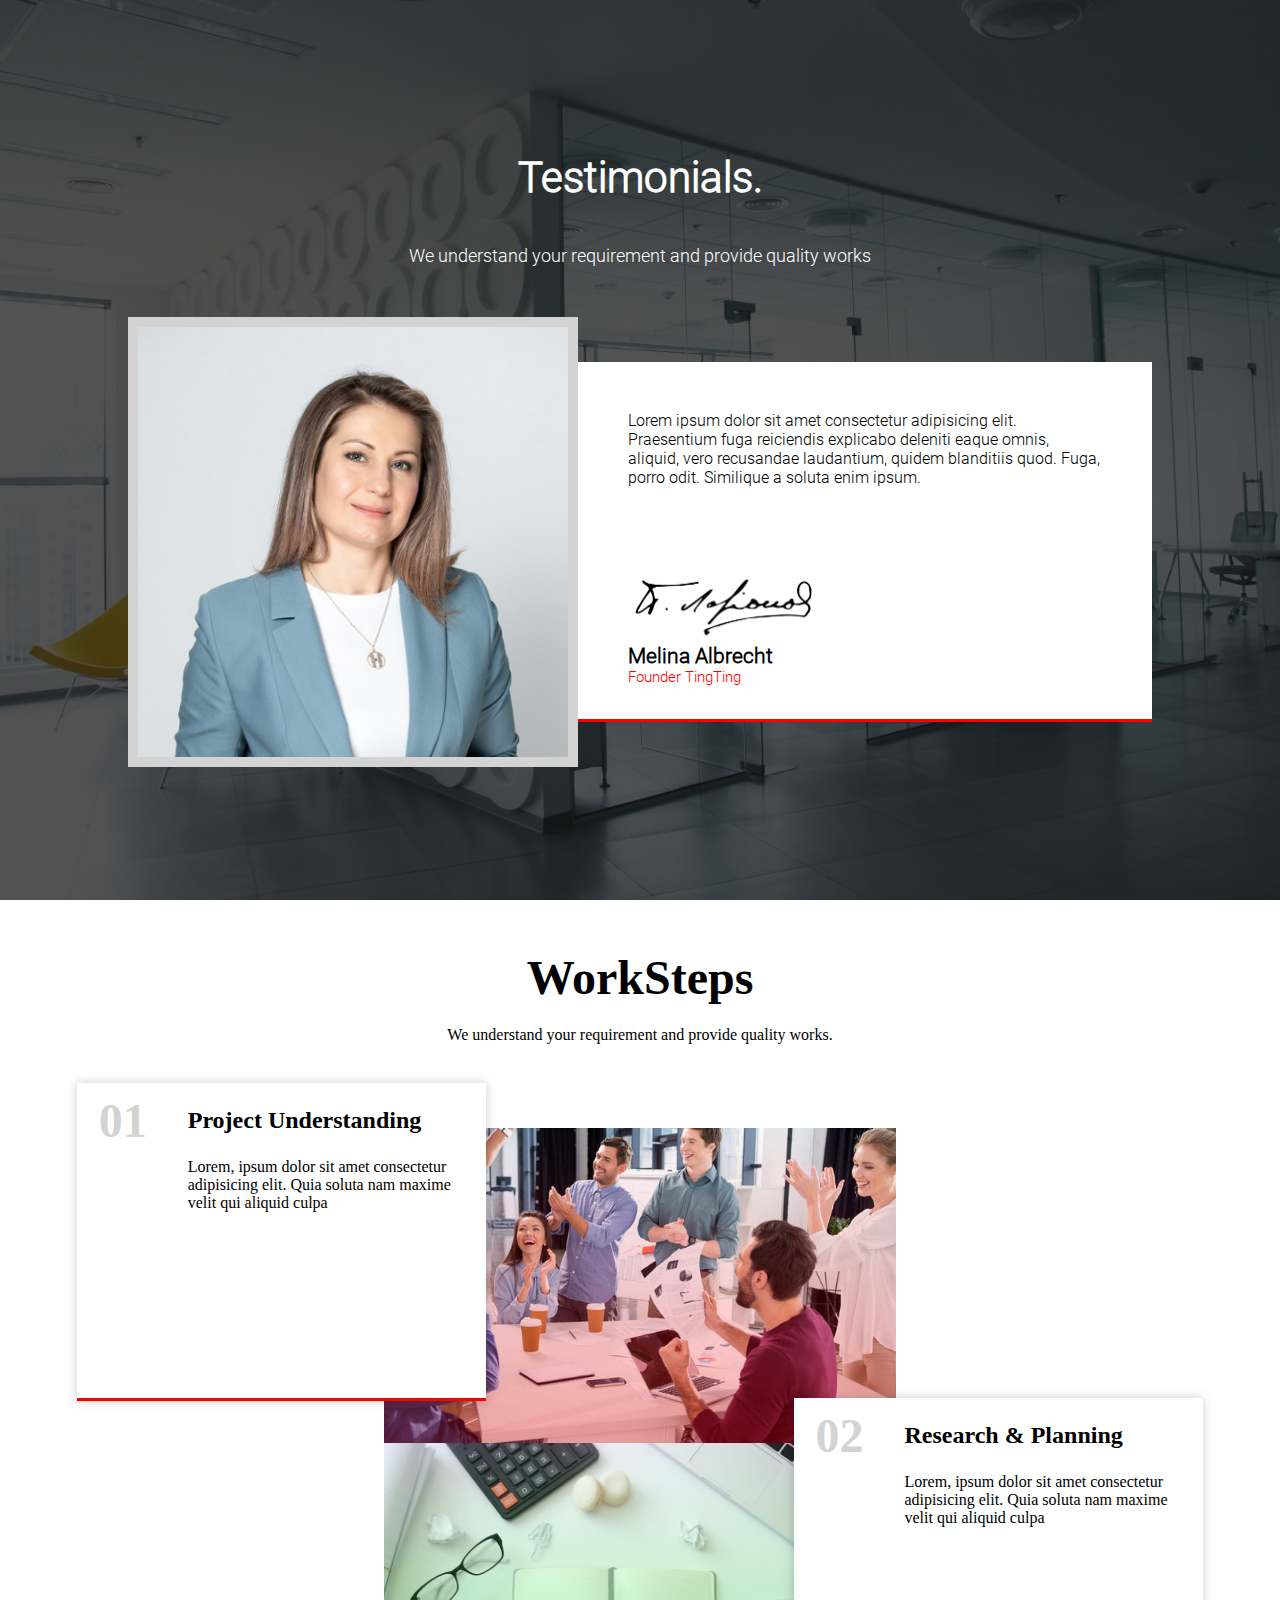
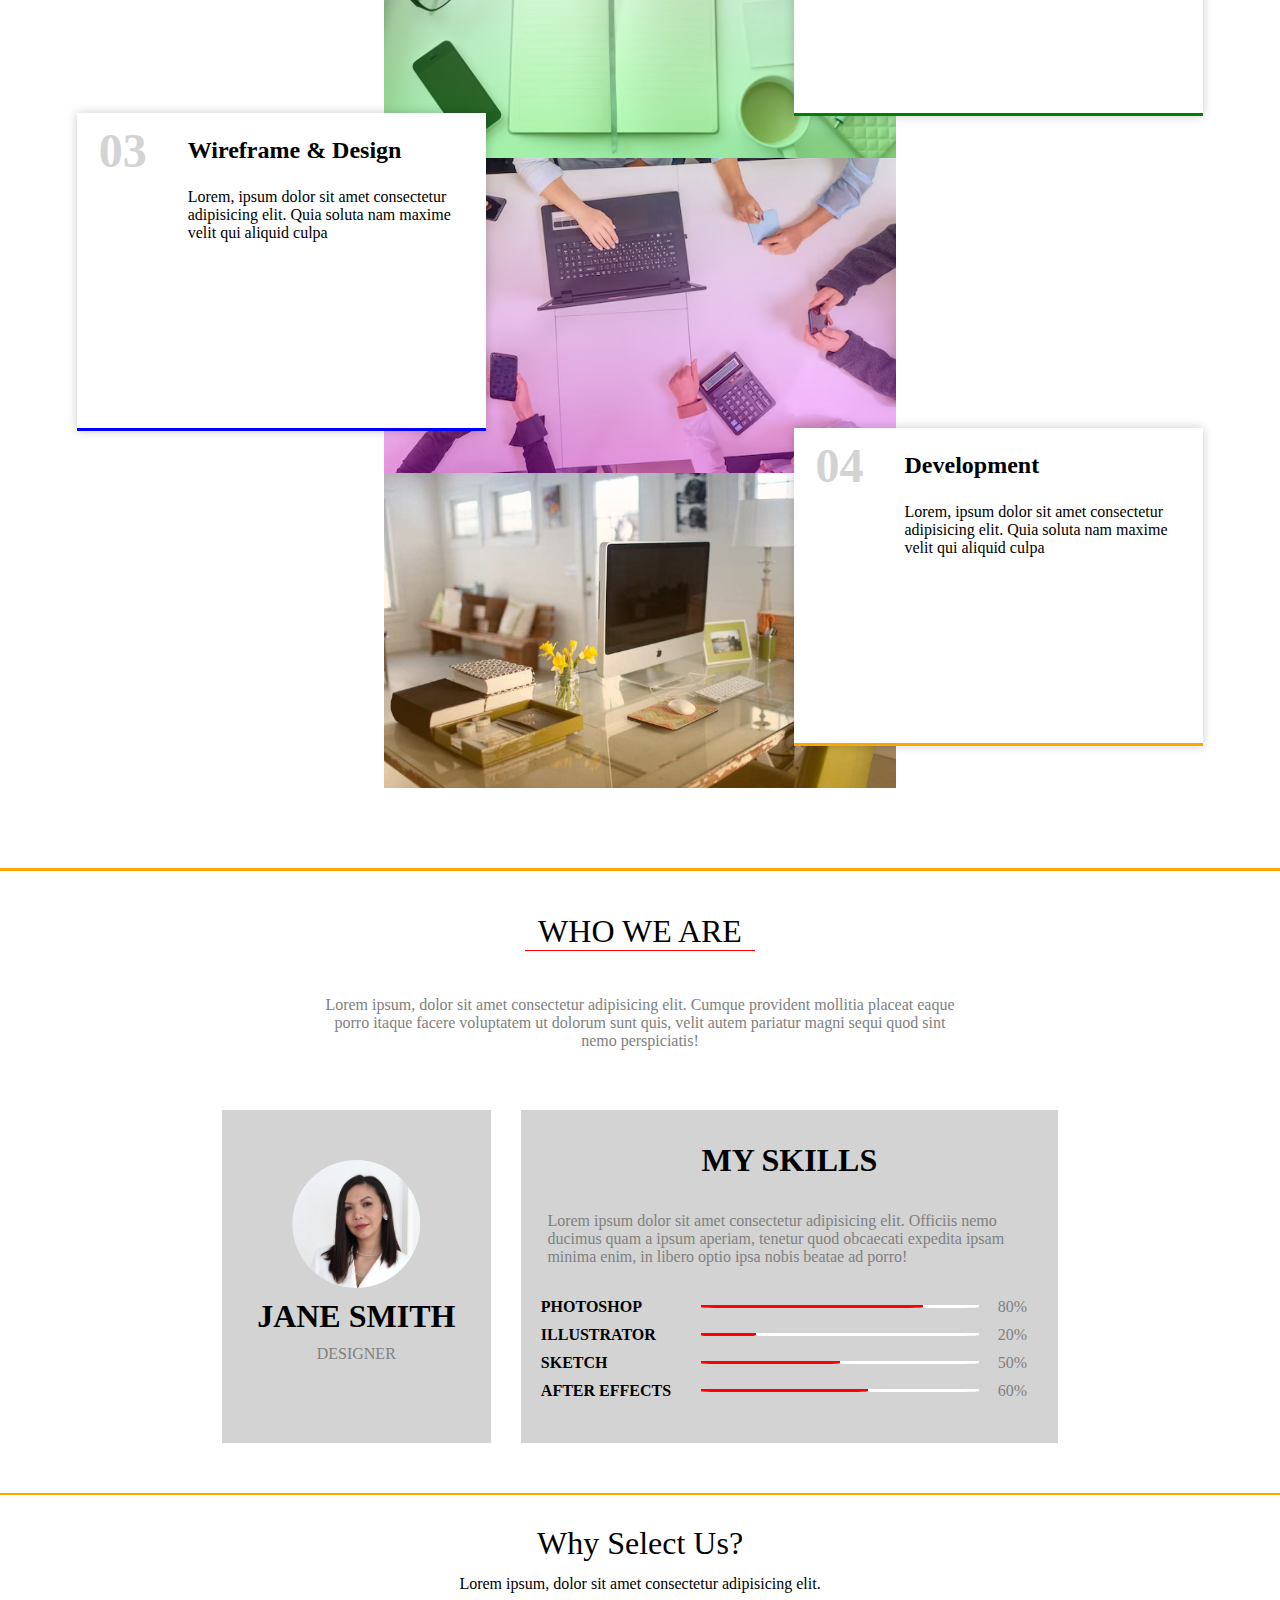
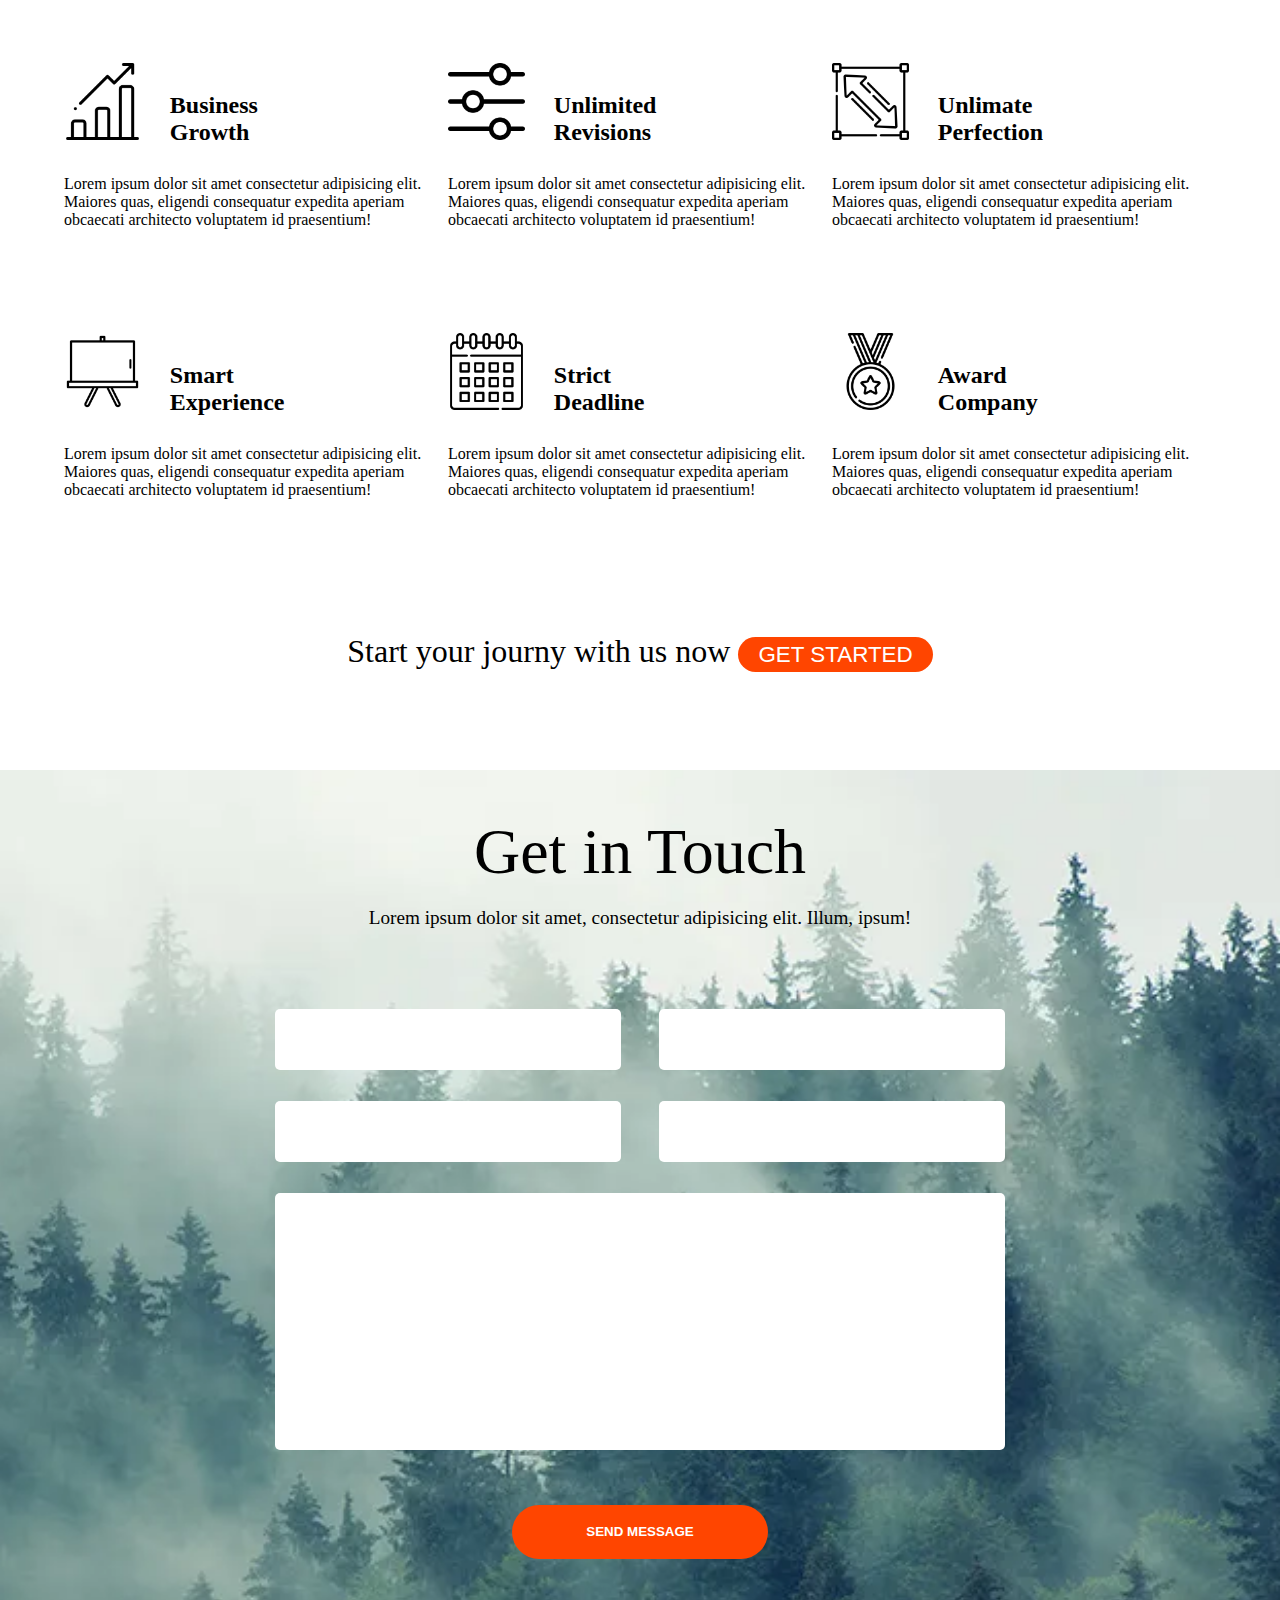
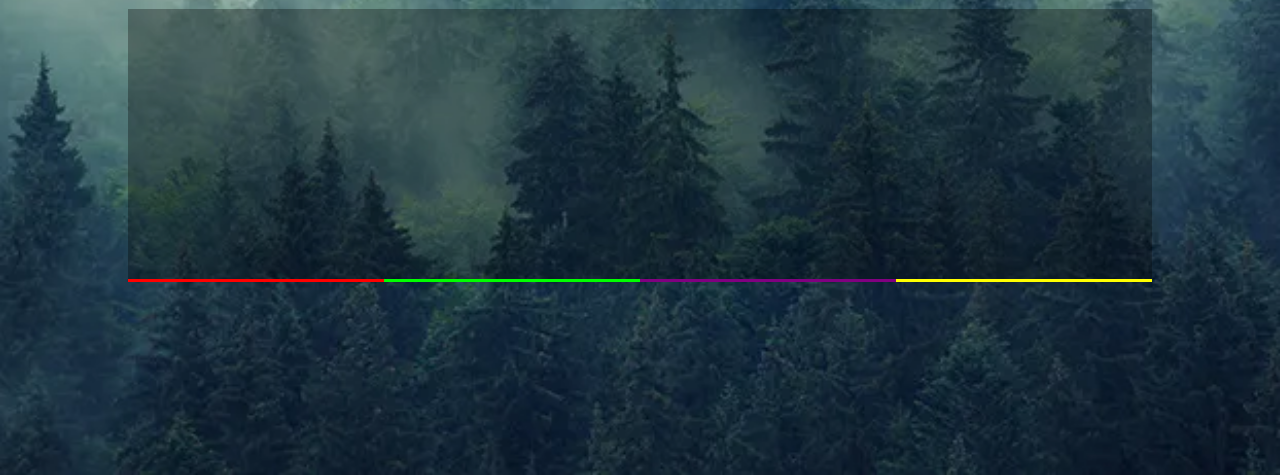
<file: index.html>
<!DOCTYPE html>
<html>
    <head>
        <meta charset="utf-8">
        <link rel="stylesheet" href="styles.css">
        <title>Testimonials</title>
    </head>
    <body>

        <header>
            <div class="background"></div>
            <div class="main">
                <h1>Testimonials.</h1>
                <h2>We understand your requirement and provide quality works</h2>
                
                <div class="employee">
                    <div class="photo"></div>
                    <div class="text">
                        <p></p>

                        <div>
                            <img src="img/p/p1.png" width="40%"></img>
                            <div class="name"></div>
                            <div class="desc"></div>
                        </div>
                    </div>
                </div>
            </div>
        </header>

        <section class="worksteps">
            <p>WorkSteps</p>
            <h1>We understand your requirement and provide quality works.</h1>
            <div class="steps">
                <div class="one">
                    <div class="gradient"></div>
                    <div class="text">
                        <p>01</p>
                        <div>
                            <h3>Project Understanding</h3>
                            <h1>Lorem, ipsum dolor sit amet consectetur adipisicing elit. Quia soluta nam maxime velit qui aliquid culpa</h1>
                        </div>
                    </div>
                </div>
                <div class="two">
                    <div class="gradient"></div>
                    <div class="text">
                        <p>02</p>
                        <div>
                            <h3>Research & Planning</h3>
                            <h1>Lorem, ipsum dolor sit amet consectetur adipisicing elit. Quia soluta nam maxime velit qui aliquid culpa</h1>
                        </div>
                    </div>
                </div>
                <div class="three">
                    <div class="gradient"></div>
                    <div class="text">
                        <p>03</p>
                        <div>
                            <h3>Wireframe & Design</h3>
                            <h1>Lorem, ipsum dolor sit amet consectetur adipisicing elit. Quia soluta nam maxime velit qui aliquid culpa</h1>
                        </div>
                    </div>
                </div>
                <div class="four">
                    <div class="gradient"></div>
                    <div class="text">
                        <p>04</p>
                        <div>
                            <h3>Development</h3>
                            <h1>Lorem, ipsum dolor sit amet consectetur adipisicing elit. Quia soluta nam maxime velit qui aliquid culpa</h1>
                        </div>
                    </div>
                </div>
            </div>
        </section>

        <section class="we">
            <p>WHO WE ARE</p>
            <h2>Lorem ipsum, dolor sit amet consectetur adipisicing elit. Cumque provident mollitia placeat eaque porro itaque facere voluptatem ut dolorum sunt quis, velit autem pariatur magni sequi quod sint nemo perspiciatis!</h2>
            <div class="person">
                <div class="left">
                    <div class="photo"></div>
                    <h1>JANE SMITH</h1>
                    <h2>DESIGNER</h2>
                </div>
                <div class="right">
                    <h1>MY SKILLS</h1>
                    <h2>Lorem ipsum dolor sit amet consectetur adipisicing elit. Officiis nemo ducimus quam a ipsum aperiam, tenetur quod obcaecati expedita ipsam minima enim, in libero optio ipsa nobis beatae ad porro!</h2>
                    <div class="skills">
                        <h1>PHOTOSHOP</h1>
                        <div class="bar"><div  style="width:80%"></div></div>
                        <h2>80%</h2>

                        <h1>ILLUSTRATOR</h1>
                        <div class="bar"><div style="width:20%"></div></div>
                        <h2>20%</h2>
                        
                        <h1>SKETCH</h1>
                        <div class="bar"><div style="width:50%"></div></div>
                        <h2>50%</h2>

                        <h1>AFTER EFFECTS</h1>
                        <div class="bar"><div style="width:60%"></div></div>
                        <h2>60%</h2>
                    </div>
                </div>
            </div>
        </section>

        <section class="select">
            <p>Why Select Us?</p>
            <h2>Lorem ipsum, dolor sit amet consectetur adipisicing elit.</h2>
            
            <div class="items">
                <div>
                    <img src="img/icon/bar-chart.png" width="20%">
                    <h1>Business Growth</h1>
                    <h2>Lorem ipsum dolor sit amet consectetur adipisicing elit. Maiores quas, eligendi consequatur expedita aperiam obcaecati architecto voluptatem id praesentium!</h2>
                </div>

                <div>
                    <img src="img/icon/control.png" width="20%">
                    <h1>Unlimited Revisions</h1>
                    <h2>Lorem ipsum dolor sit amet consectetur adipisicing elit. Maiores quas, eligendi consequatur expedita aperiam obcaecati architecto voluptatem id praesentium!</h2>
                </div>

                <div>
                    <img src="img/icon/resize.png" width="20%">
                    <h1>Unlimate Perfection</h1>
                    <h2>Lorem ipsum dolor sit amet consectetur adipisicing elit. Maiores quas, eligendi consequatur expedita aperiam obcaecati architecto voluptatem id praesentium!</h2>
                </div>

                <div>
                    <img src="img/icon/blackboard.png" width="20%">
                    <h1>Smart Experience</h1>
                    <h2>Lorem ipsum dolor sit amet consectetur adipisicing elit. Maiores quas, eligendi consequatur expedita aperiam obcaecati architecto voluptatem id praesentium!</h2>
                </div>

                <div>
                    <img src="img/icon/calendar.png" width="20%">
                    <h1>Strict Deadline</h1>
                    <h2>Lorem ipsum dolor sit amet consectetur adipisicing elit. Maiores quas, eligendi consequatur expedita aperiam obcaecati architecto voluptatem id praesentium!</h2>
                </div>

                <div>
                    <img src="img/icon/medal.png" width="20%">
                    <h1>Award Company</h1>
                    <h2>Lorem ipsum dolor sit amet consectetur adipisicing elit. Maiores quas, eligendi consequatur expedita aperiam obcaecati architecto voluptatem id praesentium!</h2>
                </div>
            </div>

            <p>Start your journy with us now <a>GET STARTED</a></p>

        </section>

        <footer>
            <p>Get in Touch</p>
            <h1>Lorem ipsum dolor sit amet, consectetur adipisicing elit. Illum, ipsum!</h1>
            <form>
                <input>
                <input>
                <input>
                <input>
                <input class="message">
            </form>
            <button>SEND MESSAGE</button>

            <div class="end">
                <div style="border-bottom-color: red;">

                </div>
                
                <div style="border-bottom-color: lime;">

                </div>

                <div style="border-bottom-color: purple;">

                </div>

                <div style="border-bottom-color: yellow;">

                </div>
            </div>
        </footer>

    </body>
</html>
</file>
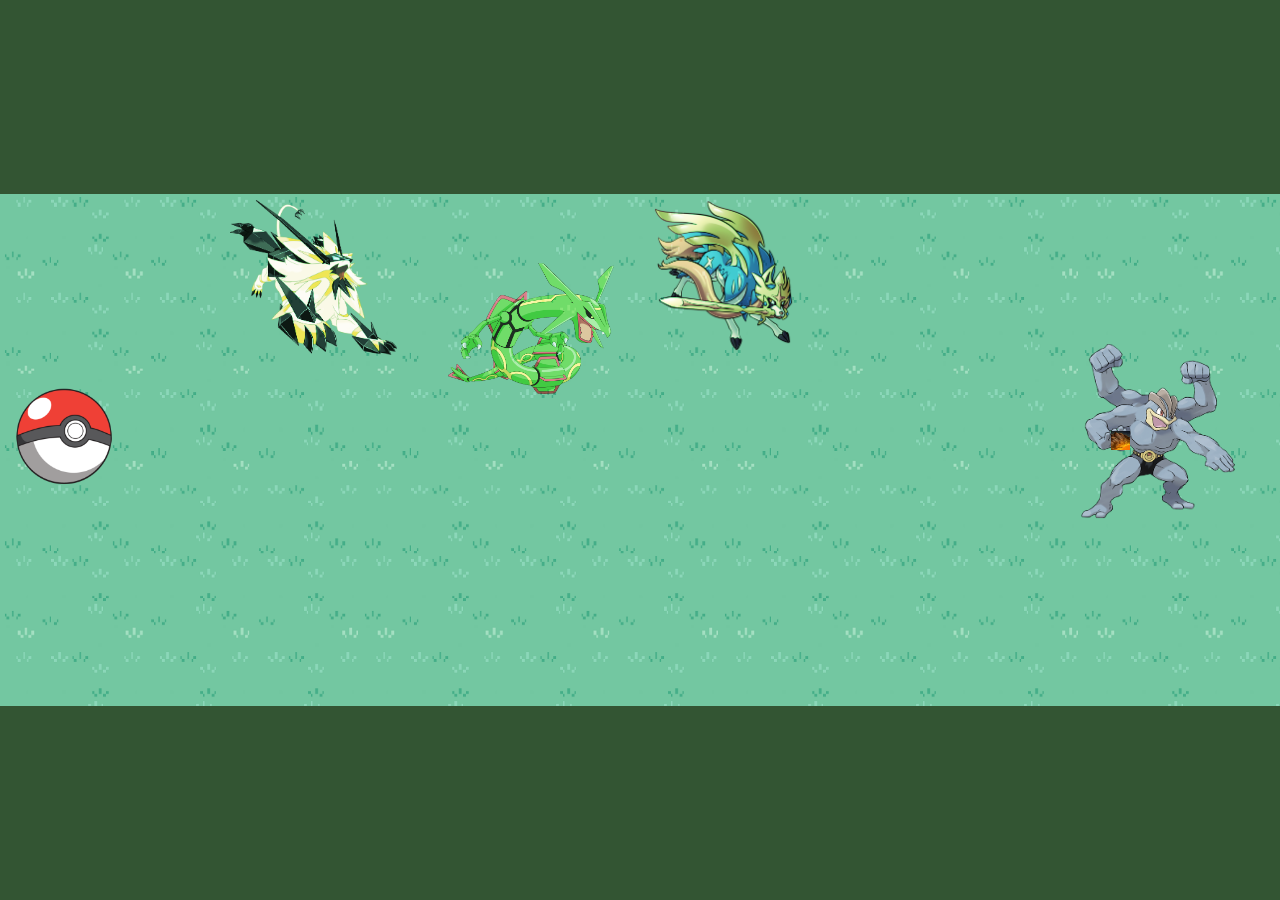
<file: HW4/index.html>
<!DOCTYPE html>
<html>
<head>
	<meta charset="utf-8">
	<meta name="viewport" content="width=device-width, initial-scale=1">
	<link rel="stylesheet" type="text/css" href="style.css">
	<link rel="icon" href="img/pokeballicon.png">
	<title>Pokeball</title>
</head>
<body>

	<div class="gamefield">
		<div class="pokeball"></div>
		<div class="container"><div class="trash"></div></div>
		<div class="container"><div class="trash"></div></div>
		<div class="container"><div class="trash"></div></div>
		<div class="prize"><div></div></div>
	</div>

</body>
</html>
</file>
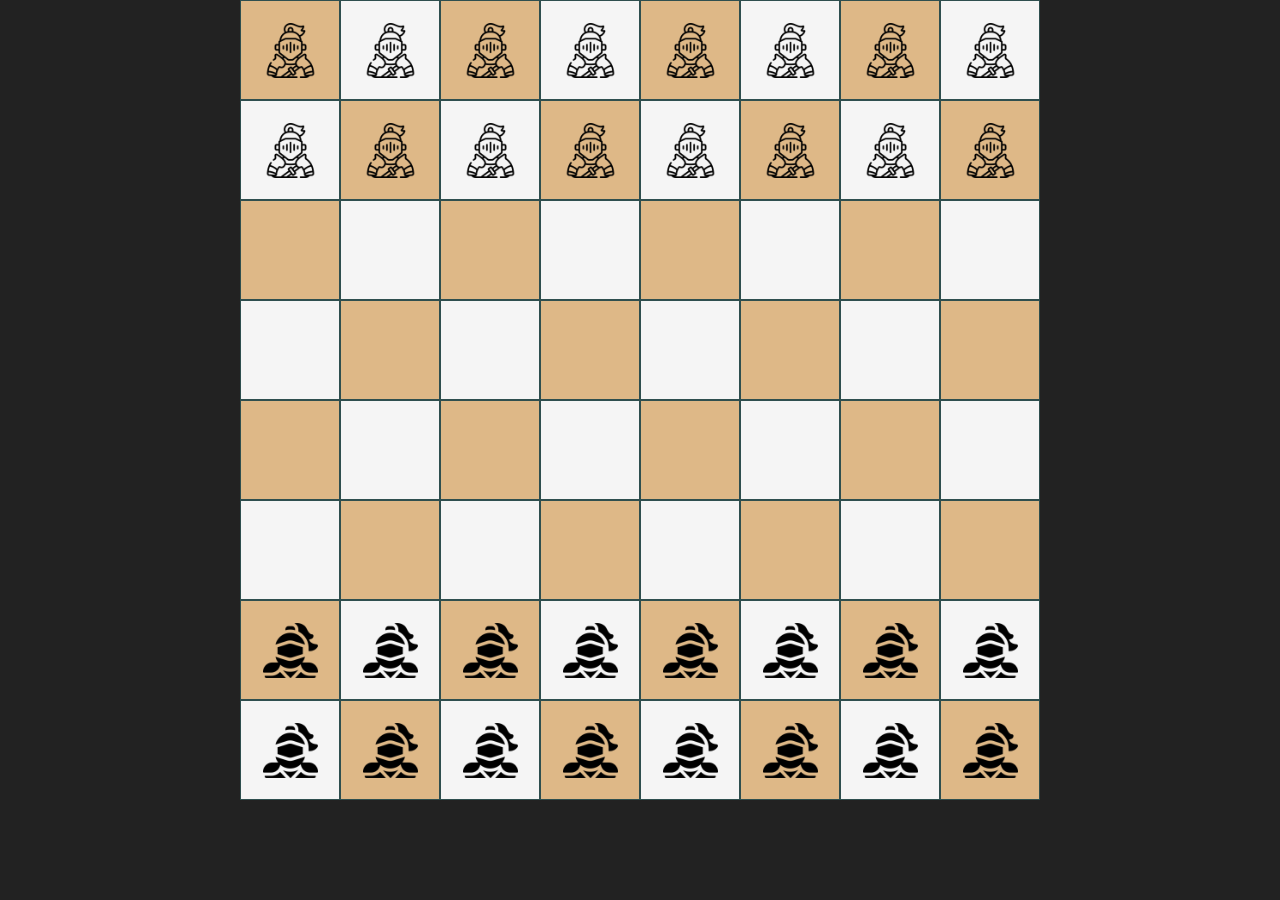
<file: HW2/Site.html>
<!DOCTYPE html>
<html>
<head>
	<meta charset="utf-8">
	<meta name="viewport" content="width=device-width, initial-scale=1">
	<link rel="stylesheet" type="text/css" href="Style.css">
	<title>HomeWork 2</title>
</head>
<body>

	<div class="main"><!-- 
		Строка 
	--><div class="white"><div></div><div></div><div></div><div></div><div></div><div></div><div></div><div></div></div><!--
		Строка
	--><div class="white"><div></div><div></div><div></div><div></div><div></div><div></div><div></div><div></div></div><!--
		Строка
	--><div><div></div><div></div><div></div><div></div><div></div><div></div><div></div><div></div></div><!--
		Строка
	--><div><div></div><div></div><div></div><div></div><div></div><div></div><div></div><div></div></div><!--
		Строка
	--><div><div></div><div></div><div></div><div></div><div></div><div></div><div></div><div></div></div><!--
		Строка
	--><div><div></div><div></div><div></div><div></div><div></div><div></div><div></div><div></div></div><!--
		Строка
	--><div class="black"><div></div><div></div><div></div><div></div><div></div><div></div><div></div><div></div></div><!--
		Строка
	--><div class="black"><div></div><div></div><div></div><div></div><div></div><div></div><div></div><div></div></div><!--
		Строка
	--></div>

</body>
</html>
</file>
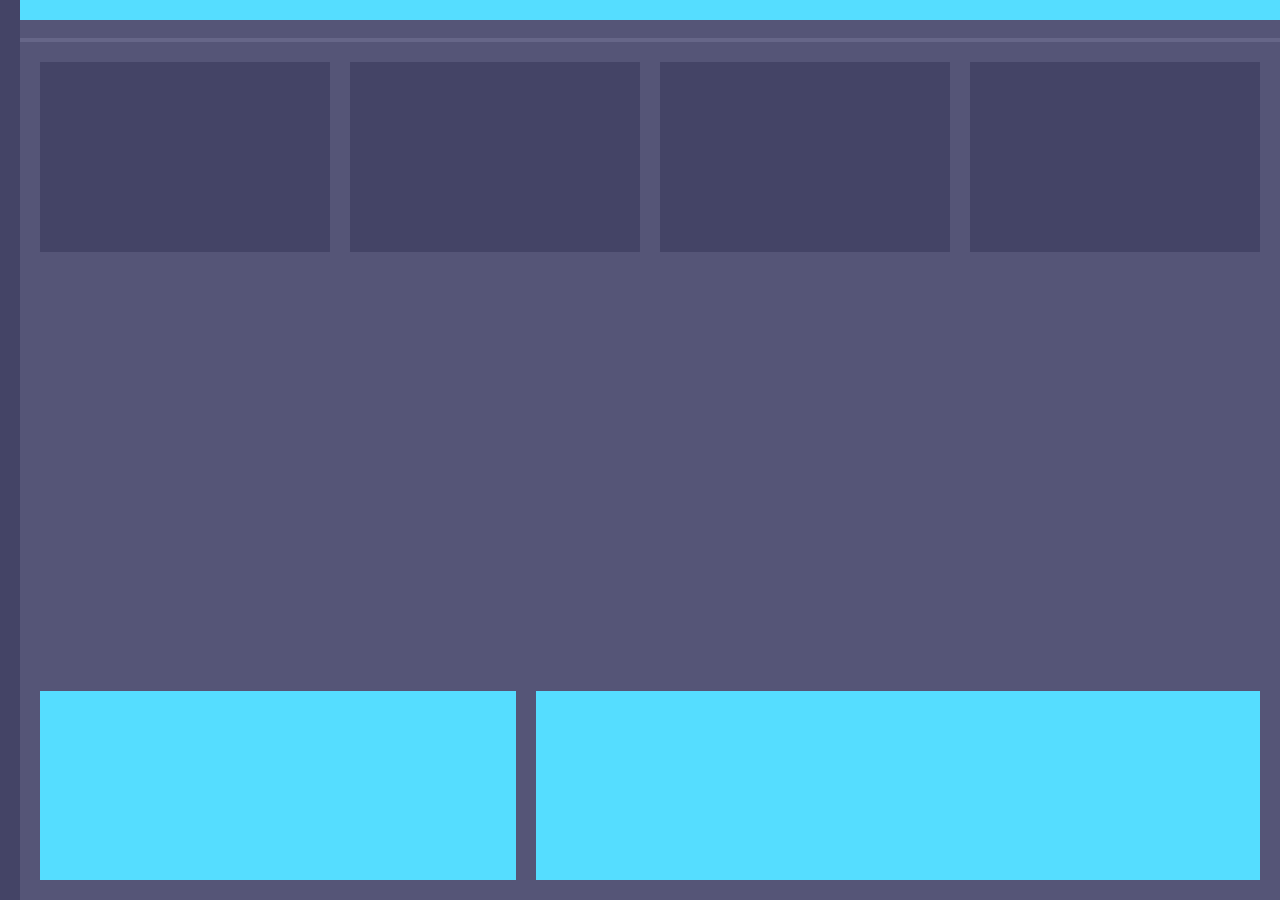
<file: HW3/Site.html>
<!DOCTYPE html>
<html>
<head>
	<meta charset="utf-8">
	<meta name="viewport" content="width=device-width, initial-scale=1">
	<link rel="stylesheet" type="text/css" href="Style.css">
	<title>Homework 3</title>
</head>
<body>

	<div class="sidepanel"></div><!--
	--><div class="content">
		<div class="topbar">
			
		</div><!--
		--><div class="line"></div><!--
		--><div class="main">
			<div class="one">
				<div><iframe width="100%" height="100%" src="https://www.youtube.com/embed/jfKfPfyJRdk" title="lofi hip hop radio - beats to relax/study to" frameborder="0" allow="accelerometer; autoplay; clipboard-write; encrypted-media; gyroscope; picture-in-picture; web-share" allowfullscreen></iframe></div><div><iframe width="100%" height="100%" src="https://www.youtube.com/embed/jfKfPfyJRdk" title="lofi hip hop radio - beats to relax/study to" frameborder="0" allow="accelerometer; autoplay; clipboard-write; encrypted-media; gyroscope; picture-in-picture; web-share" allowfullscreen></iframe></div><div><iframe width="100%" height="100%" src="https://www.youtube.com/embed/jfKfPfyJRdk" title="lofi hip hop radio - beats to relax/study to" frameborder="0" allow="accelerometer; autoplay; clipboard-write; encrypted-media; gyroscope; picture-in-picture; web-share" allowfullscreen></iframe></div><div><iframe width="100%" height="100%" src="https://www.youtube.com/embed/jfKfPfyJRdk" title="lofi hip hop radio - beats to relax/study to" frameborder="0" allow="accelerometer; autoplay; clipboard-write; encrypted-media; gyroscope; picture-in-picture; web-share" allowfullscreen></iframe></div>
			</div><!--
			--><div class="two">
				<div></div><div></div><div class="cutted"><div></div><div></div></div>
			</div><!--			
			--><div class="three">
				<div><iframe src="https://www.google.com/maps/embed?pb=!1m14!1m12!1m3!1d2542.322036640207!2d30.541917943198555!3d50.41647231584189!2m3!1f0!2f0!3f0!3m2!1i1024!2i768!4f13.1!5e0!3m2!1sru!2sua!4v1676584973277!5m2!1sru!2sua" width="100%" height="100%" style="border:0;" allowfullscreen="" loading="lazy" referrerpolicy="no-referrer-when-downgrade"></iframe></div><div><iframe src="https://www.google.com/maps/embed?pb=!1m14!1m12!1m3!1d2542.322036640207!2d30.541917943198555!3d50.41647231584189!2m3!1f0!2f0!3f0!3m2!1i1024!2i768!4f13.1!5e0!3m2!1sru!2sua!4v1676584973277!5m2!1sru!2sua" width="100%" height="100%" style="border:0;" allowfullscreen="" loading="lazy" referrerpolicy="no-referrer-when-downgrade"></iframe></div>
			</div>
		</div>
	</div>

</body>
</html>
</file>
<file: styles.css>
html, body { width: 100%; margin: 0;}



@font-face {
    font-family: "Roboto Light";
    src: url("fonts/Roboto-Light.ttf");
  }




header{
    width: 100%;
    height: 100vh;

    color: white;
    font-family: "Roboto Light";
}
header>div{
    width: 100%;
    height: 100%;

    position: absolute;
}

header .background{
    background-image: url("img/bg/OfficeBG.jpeg");
    background-repeat: no-repeat;
    background-position: center;
    background-size: cover;

    filter: brightness(0.3) contrast(0.9);
}

header .main{
    display: flex;
    flex-direction: column;
    flex-wrap: nowrap;
    align-items: center;
    justify-content: center;
}

header .main h1{
    margin-top: 20px;
    font-size: 42px;
}
header .main h2{
    margin-bottom: 4%;

    font-size: 18px;
    font-weight: lighter;
}

header .main .employee {
    width: 80%;
    height: 50%;

    display: flex;

    flex-direction: row;
    flex-wrap: nowrap;
    align-items: center;
    justify-content: center;
}
header .main .employee .photo{
    height: 50vh;
    width: 50vh;
    
    background-image: url("img/person/Person1.jpg");
    background-position: center;
    background-size: cover;
    background-repeat: no-repeat;

    box-sizing: border-box;
    border: 10px solid lightgray;
}
header .main .employee .text{
    height: 40vh;
    width: calc(100% - 50vh);

    background-color: white;    
    padding: 0px 50px;
    
    color: black;
    box-sizing: border-box;
    border-bottom: 3px solid red;

    display: flex;
    flex-direction: column;
    flex-wrap: nowrap;
    align-items: flex-start;
    justify-content: space-around;
}
header .main .employee .text p::after{
    content: "Lorem ipsum dolor sit amet consectetur adipisicing elit. Praesentium fuga reiciendis explicabo deleniti eaque omnis, aliquid, vero recusandae laudantium, quidem blanditiis quod. Fuga, porro odit. Similique a soluta enim ipsum.";
}
header .main .employee .text div .name{
    font-weight: bold;
    font-size: 21px;
}
header .main .employee .text div.name::after{
    content: "Melina Albrecht";
}
header .main .employee .text div .desc{
    font-size: 15px;
    color: red;
}
header .main .employee .text div .desc::after{
    content: "Founder TingTing";
}




section.worksteps{
    width: 100%;

    display: flex;
    flex-direction: column;
    flex-wrap: nowrap;
    align-items: center;
    justify-content: center;

    padding-bottom: 80px;
    margin-bottom: 10px;

    border-bottom: 3px solid orange;
}
section.worksteps .steps{
    width: 90%;
}
section.worksteps p{
    font-size: 300%;
    font-weight: bold;
    margin: 50px 0 10px 0;
}
section.worksteps h1{
    font-size: 100%;
    font-weight: lighter;
    margin-bottom: 5%;
}
section.worksteps .steps{
    width: 100%;
    margin-top: 20px;

    display: flex;
    flex-direction: column;
    flex-wrap: nowrap;
    align-items: center;
}

section.worksteps .steps>div{
    width: 40%;
    height: 35vh;
    
    background-position: center;
    background-size: cover;
    background-repeat: no-repeat;
}
section.worksteps .steps>div .gradient{
    width: 100%;
    height: 100%;
    
    position: relative;
    z-index: 1;
}
section.worksteps .steps>div .text{
    width: 80%;
    height: 100%;
    
    position: relative;
    left: 0px;
    top: -40vh;
    left: -60%;

    z-index: 2;
    
    background-color: white;
    box-shadow: 0px 0px 10px rgba(0, 0, 0, 0.2);

    border-bottom: 3px solid;

    display: flex;
    flex-direction: row;
    justify-content: center;
}
section.worksteps .steps>div .text p{
    margin: 10px 0 0 10px;
    color: lightgray;
}
section.worksteps .steps>div .text h3{
    font-size: 150%;
}
section.worksteps .steps>div .text div{
    width: 70%;
    padding-left: 10%;
}


section.worksteps .steps .one{
    background-image: url("img/bg/Work1.jpg");
}
section.worksteps .steps .two{
    background-image: url("img/bg/Work2.avif");
}
section.worksteps .steps .three{
    background-image: url("img/bg/Work3.avif");
}
section.worksteps .steps .four{
    background-image: url("img/bg/Work4.png");
}
section.worksteps .steps .one .text{
    border-bottom-color: red;
}
section.worksteps .steps .two .text{
    border-bottom-color: green;
}
section.worksteps .steps .three .text{
    border-bottom-color: blue;
}
section.worksteps .steps .four .text{
    border-bottom-color: orange;
}

section.worksteps .steps .one .gradient{
    background-image: linear-gradient(0deg, rgba(255, 0, 0, 0.3), transparent);
}
section.worksteps .steps .two .gradient{
    background-image: linear-gradient(0deg, rgba(0, 255, 0, 0.3), transparent);
}
section.worksteps .steps .three .gradient{
    background-image: linear-gradient(0deg, rgba(255, 0, 255, 0.3), transparent);
}
section.worksteps .steps .four .gradient{
    background-image: linear-gradient(0deg, rgba(255, 150, 0, 0.3), transparent);
}


section.worksteps .steps .two .text, section.worksteps .steps .four .text{
    left: 80%;
}


section.we{
    display: flex;
    flex-direction: column;
    flex-wrap: nowrap;
    align-items: center;
    
    border-bottom: 2px solid orange;
}
section.we p{
    display: block;
    text-align: center;
    width: 18%;

    font-size: 200%;
    border-bottom: 1px solid red;
}
section.we h2{
    width: 50%;
    text-align: center;

    color: gray;
    margin-bottom: 60px;

    font-size: 100%;
    font-weight: lighter;;
}

section.we .person{
    width: 70%;

    display: flex;
    flex-direction: row;
    justify-content: space-evenly;
}

section.we .person div{
    background-color: lightgray;
    margin-bottom: 50px;
}
section.we .person .left{
    width: 30%;
}
section.we .person .right{
    width: 60%;
}
section.we .person .left *{
    text-align: center;
    margin: auto;

    margin-top: 10px;
}
section.we .person .left .photo{
    width: 10vw;
    height: 10vw;

    margin-top: 50px;

    background-image: url("img/person/Person2.jpg");
    background-position: center;
    background-repeat: no-repeat;
    background-size: cover;

    clip-path: circle();
}
section.we .person .left h2{
    margin-bottom: 80px;
}

section.we .person .right{
    display: flex;
    flex-direction: column;
    flex-wrap: nowrap;
    align-items: flex-start;
    justify-content: space-evenly;

    
}
section.we .person .right *{
    margin: 0 auto;
}
section.we .person .right h2{
    width: 90%;
    text-align: left;
}

section.we .person .right .skills{
    display: flex;
    flex-direction: row;
    flex-wrap: wrap;
    justify-content: space-between;

    width: 94%;
    margin: 0 auto;
}
section.we .person .right .skills h1{
    width: 30%;
    font-size: 100%;
    margin-bottom: 10px;
}
section.we .person .right .skills .bar{
    width: 55%;

    height: 10px;
    box-sizing: border-box;

    border-bottom: 3px solid white;
    border-radius: 10%;
}
section.we .person .right .skills .bar div{
    width: 50%;
    height: 100%;
    display: inline-block;
    position: relative;
    top: -4px;

    box-sizing: border-box;

    border-bottom: 3px solid red;
    border-radius: 10%;
}
section.we .person .right .skills h2{
    width: 10%;
    text-align: center;
}

section.select{
    margin-bottom: 100px;
}
section.select p{
    display: block;
    text-align: center;
    width: 100%;
    margin: 30px 0 10px 0;
    font-size: 200%;
}
section.select h2{
    display: block;
    text-align: center;
    width: 100%;
    font-weight: lighter;

    font-size: 100%;
    margin-bottom: 70px;
}
section.select .items{
    display: flex;
    flex-direction: row;
    flex-wrap: wrap;
    justify-content: center;

    width: 80%;
    margin: 0 auto;
}
section.select .items div{
    width: 30%;
    height: 30vh;
}
section.select .items div *{
    display: inline-block;
}
section.select .items h1{
    width: 40%;
    font-size: 150%;
    margin-left: 25px;
}
section.select .items h2{
    width: 100%;
    font-size: 100%;
    text-align: left;
}
section.select .items{
    width: 100%;
    font-size: 100%;
}
section.select a{
    color: white;
    padding: 5px 20px;
    font-size: 70%;

    background-color: orangered;
    border-radius: 50px;
    font-family:'Segoe UI', Tahoma, Geneva, Verdana, sans-serif;
}


footer{
    width: 100%;
    height: 145vh;

    background-image: url("img/bg/Forest.webp");
    background-position: center;
    background-repeat: no-repeat;
    background-size: cover;
}
footer p{
    width: 100%;
    text-align: center;

    padding-top: 5vh;
    margin: 0;
    font-size: 400%;
}
footer h1{
    width: 100%;
    text-align: center;

    padding-top: 2vh;
    font-size: 120%;
    font-weight: lighter;

    width: 60%;
    margin: auto;
}
footer form{
    margin: 80px auto 40px auto;
    width: 60%;

    display: flex;
    flex-direction: row;
    flex-wrap: wrap;
    justify-content: space-around;
}
footer form input{
    width: 35%;
    margin-bottom: 4%;
    padding: 3% 5%;
    border-radius: 5px;
    border-width: 0;
}
footer form input.message{
    width: 85%;
    margin-bottom: 2%;
    padding: 5%;
    height: 20vh;
}
footer button{
    width: 20vw;
    height: 6vh;
    background-color: orangered;
    border-width: 0px;
    border-radius: 50px;
    color: white;
    font-weight: bold;
    margin-left: 40vw;
}
footer div.end{
    height: 30vh;
    width: 80vw;

    margin: 50px auto;

    background-color: rgba(0, 0, 0, 0.3);

    display: flex;
}
footer div.end div{

    width: 25%;
    height: 100%;

    border-bottom: 3px solid;
}
</file>
<file: HW4/style.css>
html, body { height: 100%; margin: 0; }
body {background: #353	; }

.gamefield{
	width: 98 vw;
	height: 40vw;

	margin: auto;
	position: relative;
	top: calc((100% - 40vw) / 2);
	z-index: 0;

	background-image: url("img/grass.png");
	background-repeat: repeat;
	background-size: 40vh;
}
.pokeball{
	width: 8vw;
	height: 8vw;

	position: absolute;
	top: calc((100% - 10vw ) / 2 );
	left: 1vw;
	z-index: 1;

	transition: 10s linear;

	background-image: url("img/pokeball.png");
	background-repeat: no-repeat;
	background-size: contain;
	background-position: center;
}
.pokeball:hover{
	left: 86vw;
}

.container{
	height: 100%;
	width: fit-content;

	position: absolute;

	pointer-events: none;
}

.trash {
	width: 13vw;
	height: 13vw;

	position: relative;
	z-index: 2;

	animation-duration: 5s;
	animation-timing-function: ease-in-out;
	animation-iteration-count: infinite;
	animation-direction: alternate;
	
	
	background-repeat: no-repeat;
	background-size: contain;
	background-position: center;

	pointer-events: all;
	mix-blend-mode: hard-light;
}

.container:nth-of-type(2) { left: 18vw; }
.container:nth-of-type(2) .trash{ 
	background-image: url("img/DuskManeNecrozma.png"); 
	animation-name: uptodown, rotate;
}
.container:nth-of-type(3)  { left: 35vw; }
.container:nth-of-type(3) .trash{ 
	background-image: url("img/Rayquaza.png");
	top: 4vw;
}
.container:nth-of-type(4)  { left: 50vw; }
.container:nth-of-type(4) .trash{ 
	background-image: url("img/Zacian.png");
	animation-name: uptodown, lefttoright, rotate;
	animation-direction: alternate-reverse;
	animation-duration: 2s;
}

@keyframes rotate{
	0% { rotate: 0deg}
	25% { rotate: 15deg; }
	75% { rotate: -15deg}
	100% { rotate: 0deg;}
}
@keyframes uptodown{
	from { top: 0vw;}
	to { top: 27vw;}
}
@keyframes lefttoright{
	from { left: 0vw; }
	to { left: 17vw; }
}

.prize, .prize div{
	background-repeat: no-repeat;
	background-size: contain;
	background-position: center;
}
.prize{
	width: 15vw;
	height: 15vw;

	position: absolute;
	right: 2vw;
	top: calc((100% - 12vw ) / 2 - 3vw );
	z-index: 3;
	pointer-events: none;

	background-image: url("img/Machamp.png");

	animation: rotate 3s linear infinite;
}
.prize div{
	width: 10%;
	height: 10%;
	z-index: 0;

	margin: 50% 0 0 25%;
	background-image: url("img/Fissure.webp");;
}
</file>
<file: HW2/Style.css>
*{ margin:0; padding:0; }
html body{ background: #222; width: 100%; height: 100% }

.main{
	width: 800px;
	margin: auto;
	background: white;
}
.main div div{
	width: 100px;
	height: 100px;

	display: inline-block;
	vertical-align: top;

	box-sizing: border-box;
	border: solid 1px darkslategrey;

	background-color: whitesmoke;
	background-position: center;
	background-repeat: no-repeat;
	background-size: 55px 55px;

	transition: background-size 1s;
	cursor: default;
}

.main div:nth-child(even) div:nth-child(even),
.main div:nth-child(odd) div:nth-child(odd)
{
	background-color: burlywood;
}

.black div{ background-image: url("img/Black.png");}
.black div:hover{ background-size: 85px 85px;  cursor: url("img/Cursor1.png") 2 2, pointer;}

.white div{ background-image: url("img/White.png"); }
.white div:hover{ background-size: 85px 85px;  cursor: url("img/Cursor2.png") 2 2, pointer;}
</file>
<file: HW3/Style.css>
html, body{ width: 100%; height: 100%; margin: 0; }
body{ background: #557; }

.sidepanel, .content
{ display: inline-block; vertical-align: top; }
.sidepanel {
	width: 20px;
	height: 100%;

	background: #446;
}
.content {
	width: calc(100% - 20px);
	height: 100%;
}

.topbar {
	width: 100%;
	height: 20px;
	background: #5df;
}
.line{
	width: 100%;
	height: 4px;

	margin-top: 18px;
	background: #668;
}
.main {
	width: 100%;
	height: calc(100% - 62px);
	margin-top: 20px;
}

.main > div { 
	width: calc(100% - 20px); 
	margin-left: 20px; 
}
.main > div:not(.one) { margin-top: 20px; }

.one, .three { height: calc(25% - 20px); }
.two { height: calc(50% - 20px); }

.main > div > div {
	display: inline-block; 
	vertical-align: top;

	margin-right: 20px;

	height: 100%;
}


.one > div {
	width: calc(100% / 4 - 20px);

	background: #446;
}

.two > div:not(.cutted),
.two .cutted > div { 
	background-image: url("https://images.1plus1.ua/nocache/uploads/site/000/473/151/7ce2230f3032ee1b09c785ce5ce4da7e.jpg?v=1553247695");
	background-size: cover;
	background-repeat: no-repeat;
	background-position: top;
}
.two > div > div {
	width: 100%;
	height: calc(50% - 10px);

	margin-bottom: 20px;
}
.two > div:nth-child(1) { width: calc(40% - 20px); }
.two > div:nth-child(2) { width: calc(25% - 20px); }
.two > div:nth-child(3) { width: calc(35% - 20px); }

.three > div { background: #5df; }
.three > div:nth-child(1) { width: calc(40% - 20px); }
.three > div:nth-child(2) { width: calc(60% - 20px); }
</file>
